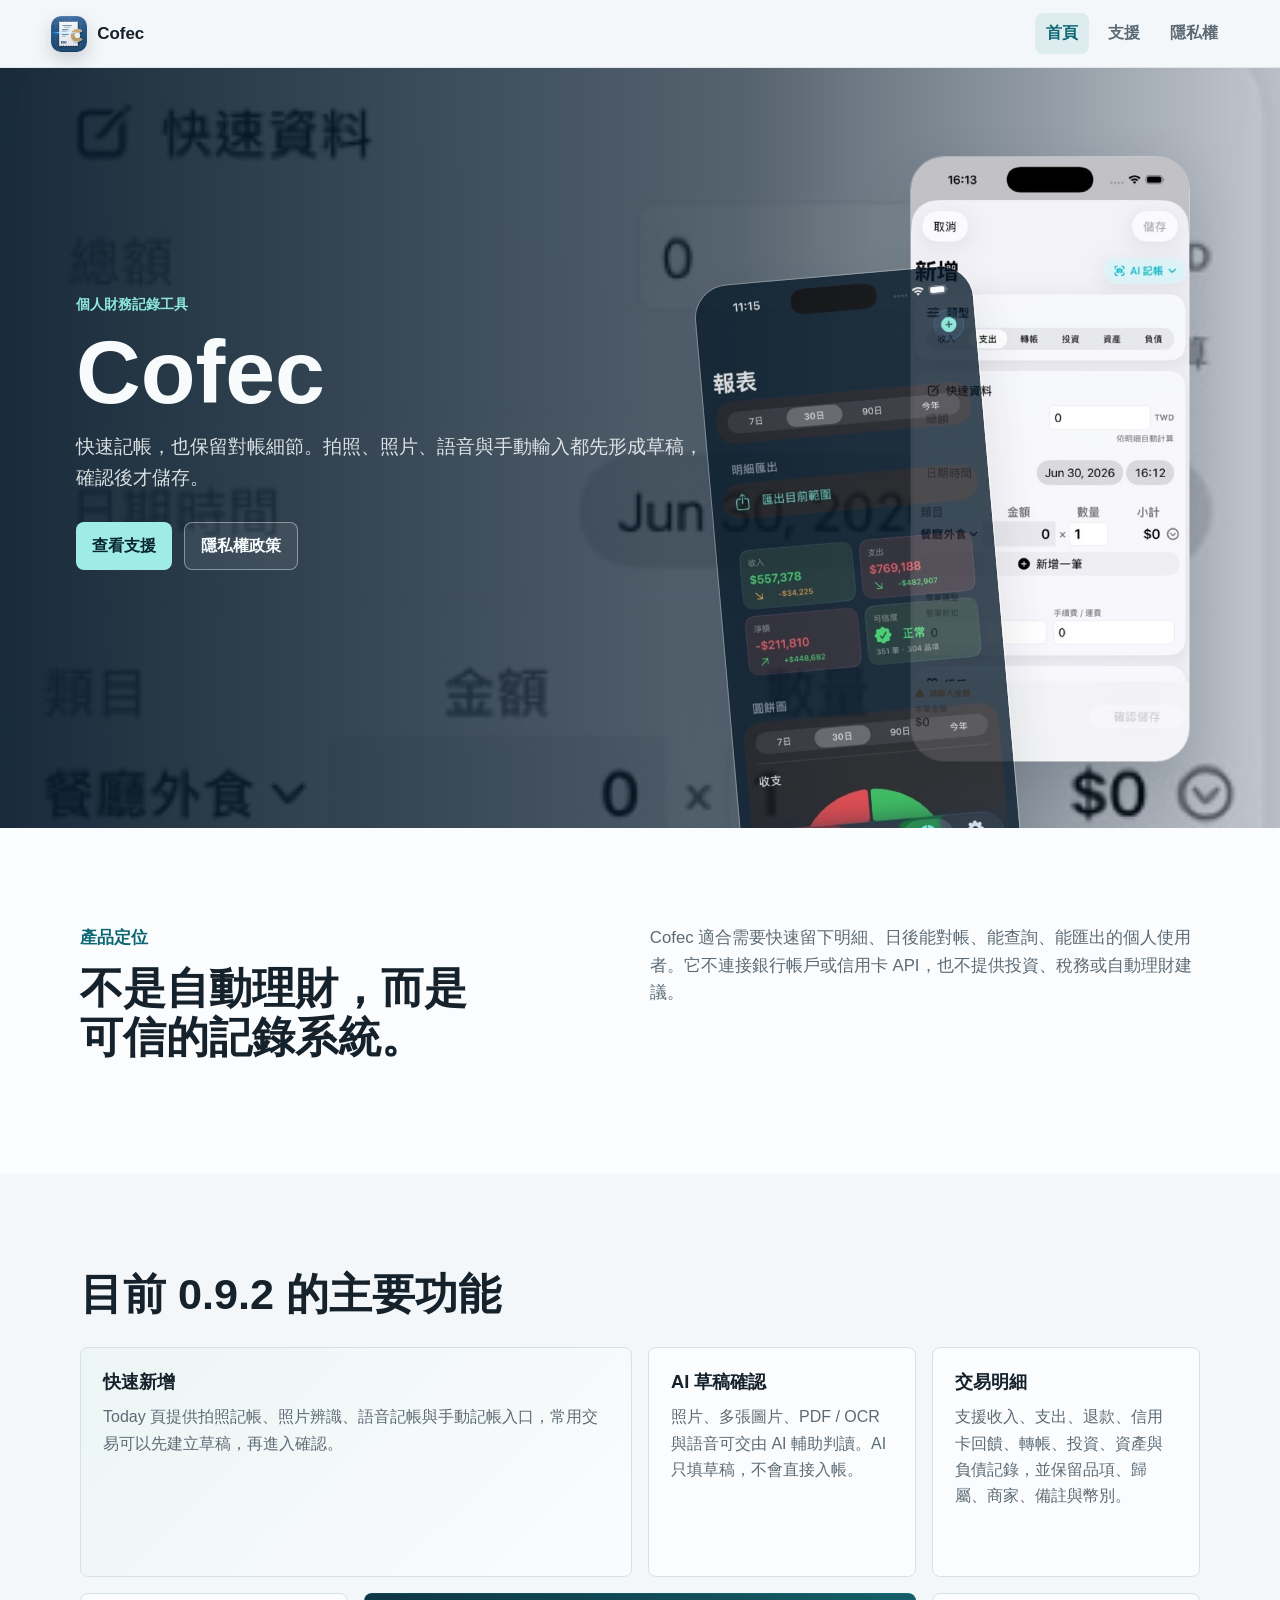
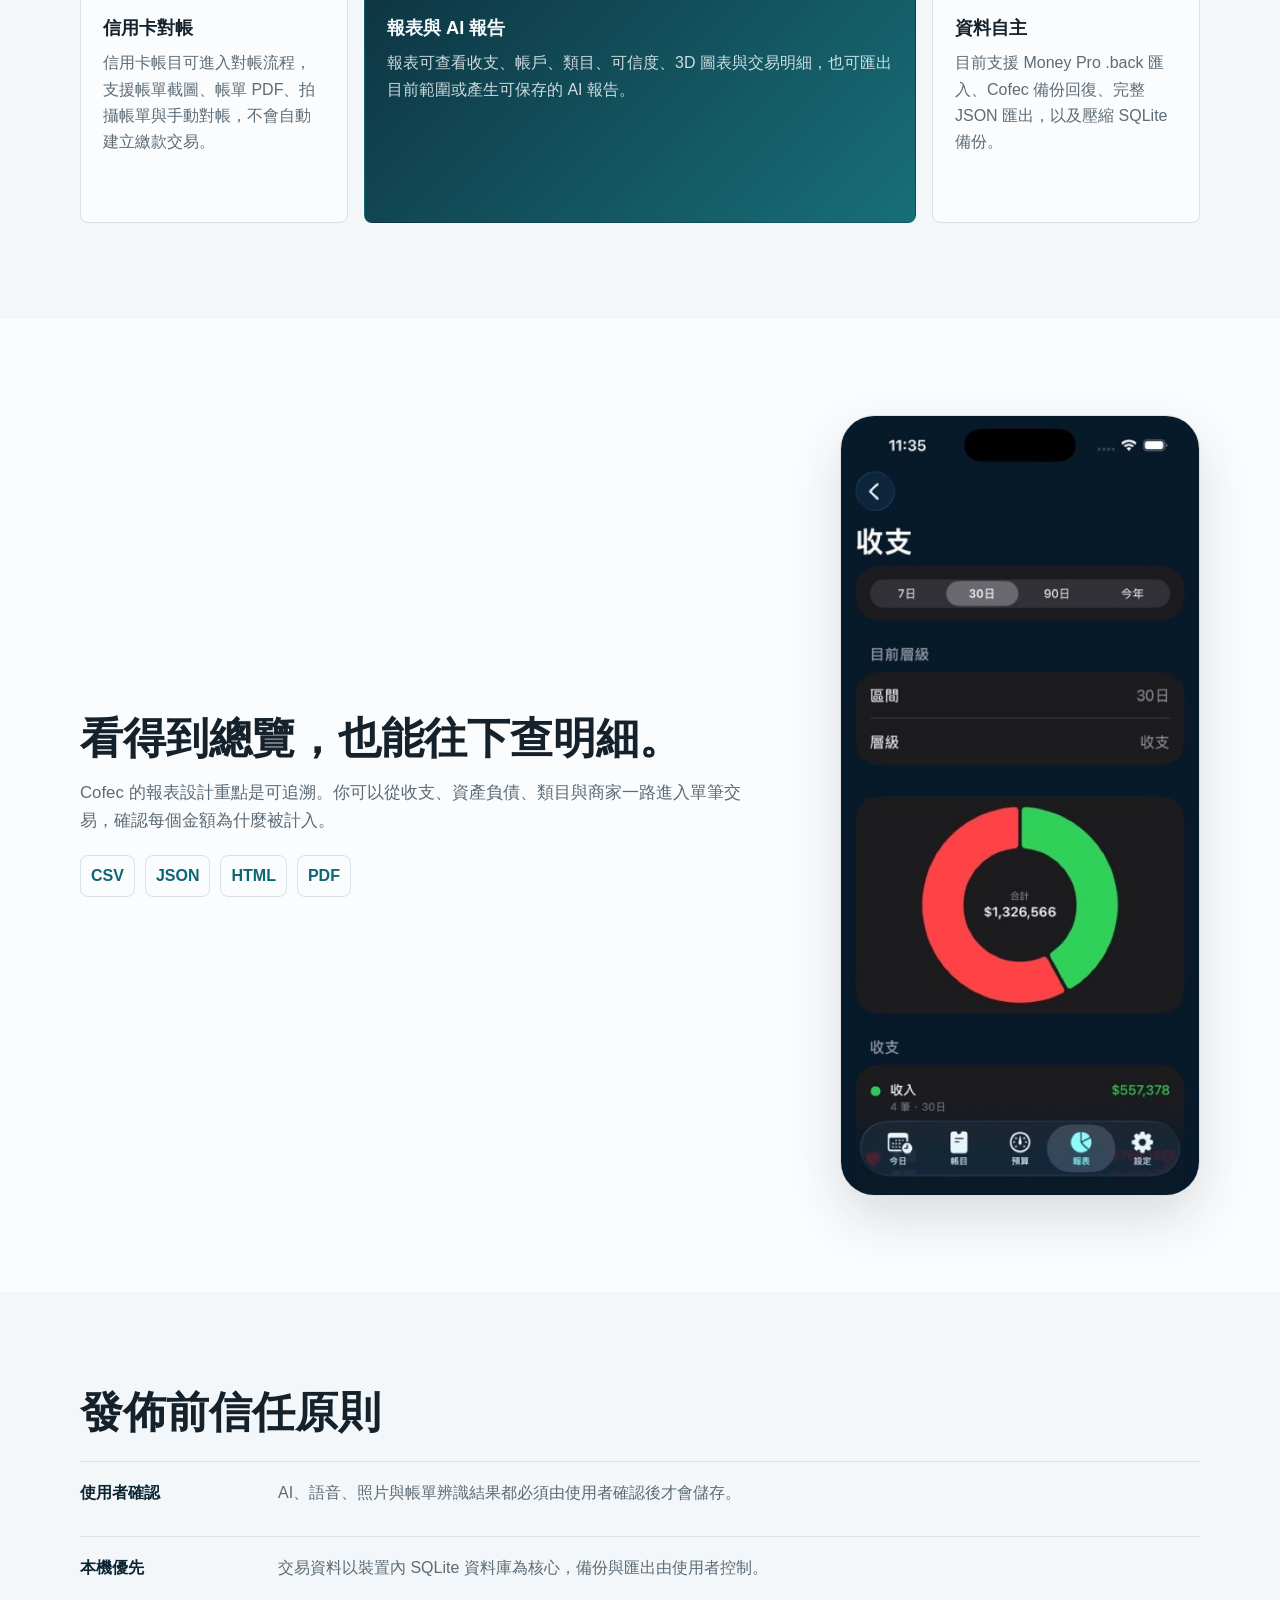
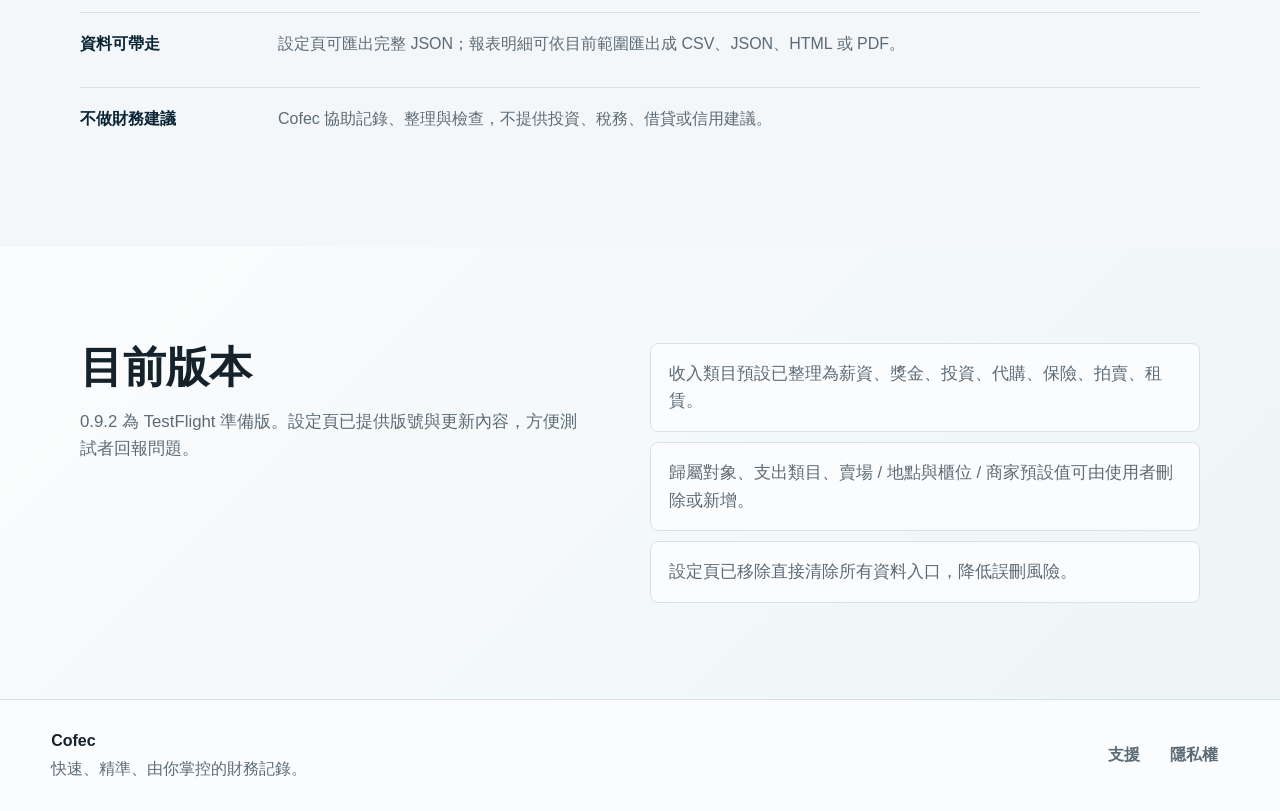
<file: index.html>
<!doctype html>
<html lang="zh-Hant">
<head>
  <meta charset="utf-8">
  <meta name="viewport" content="width=device-width, initial-scale=1">
  <title>Cofec - 快速、精準、可對帳的個人財務記錄</title>
  <meta name="description" content="Cofec 是一款本機優先的個人財務記錄工具，支援拍照記帳、照片辨識、語音記帳、手動記帳、信用卡對帳、報表、備份與資料匯出。">
  <meta name="theme-color" content="#0b2535">
  <meta property="og:title" content="Cofec">
  <meta property="og:description" content="快速記帳，也保留對帳細節。">
  <meta property="og:type" content="website">
  <meta property="og:url" content="https://fox3nova.github.io/Cofec/">
  <meta property="og:image" content="https://fox3nova.github.io/Cofec/assets/images/cofec-icon.png">
  <link rel="canonical" href="https://fox3nova.github.io/Cofec/">
  <link rel="icon" href="assets/images/cofec-icon.png">
  <link rel="stylesheet" href="assets/styles.css">
</head>
<body>
  <header class="site-header">
    <a class="brand" href="index.html" aria-label="Cofec 首頁">
      <img src="assets/images/cofec-icon.png" alt="" width="36" height="36">
      <span>Cofec</span>
    </a>
    <nav class="site-nav" aria-label="主要導覽">
      <a href="index.html" aria-current="page">首頁</a>
      <a href="support.html">支援</a>
      <a href="privacy.html">隱私權</a>
    </nav>
  </header>

  <main>
    <section class="hero marketing-hero">
      <div class="hero-copy">
        <p class="eyebrow">個人財務記錄工具</p>
        <h1>Cofec</h1>
        <p class="hero-detail">快速記帳，也保留對帳細節。拍照、照片、語音與手動輸入都先形成草稿，確認後才儲存。</p>
        <div class="hero-actions" aria-label="主要動作">
          <a class="button primary" href="support.html">查看支援</a>
          <a class="button secondary" href="privacy.html">隱私權政策</a>
        </div>
      </div>
      <div class="hero-visual" aria-hidden="true">
        <img class="phone phone-main" src="assets/images/quick-entry.jpg" alt="">
        <img class="phone phone-back" src="assets/images/reports-overview.jpg" alt="">
      </div>
    </section>

    <section class="band intro-band">
      <div class="section-inner intro-grid">
        <div>
          <p class="eyebrow">產品定位</p>
          <h2>不是自動理財，而是可信的記錄系統。</h2>
        </div>
        <p>
          Cofec 適合需要快速留下明細、日後能對帳、能查詢、能匯出的個人使用者。它不連接銀行帳戶或信用卡 API，也不提供投資、稅務或自動理財建議。
        </p>
      </div>
    </section>

    <section class="section">
      <div class="section-inner">
        <h2>目前 0.9.2 的主要功能</h2>
        <div class="feature-grid feature-grid-asymmetric">
          <article class="feature-card feature-card-large">
            <h3>快速新增</h3>
            <p>Today 頁提供拍照記帳、照片辨識、語音記帳與手動記帳入口，常用交易可以先建立草稿，再進入確認。</p>
          </article>
          <article class="feature-card">
            <h3>AI 草稿確認</h3>
            <p>照片、多張圖片、PDF / OCR 與語音可交由 AI 輔助判讀。AI 只填草稿，不會直接入帳。</p>
          </article>
          <article class="feature-card">
            <h3>交易明細</h3>
            <p>支援收入、支出、退款、信用卡回饋、轉帳、投資、資產與負債記錄，並保留品項、歸屬、商家、備註與幣別。</p>
          </article>
          <article class="feature-card">
            <h3>信用卡對帳</h3>
            <p>信用卡帳目可進入對帳流程，支援帳單截圖、帳單 PDF、拍攝帳單與手動對帳，不會自動建立繳款交易。</p>
          </article>
          <article class="feature-card feature-card-toned">
            <h3>報表與 AI 報告</h3>
            <p>報表可查看收支、帳戶、類目、可信度、3D 圖表與交易明細，也可匯出目前範圍或產生可保存的 AI 報告。</p>
          </article>
          <article class="feature-card">
            <h3>資料自主</h3>
            <p>目前支援 Money Pro .back 匯入、Cofec 備份回復、完整 JSON 匯出，以及壓縮 SQLite 備份。</p>
          </article>
        </div>
      </div>
    </section>

    <section class="band image-band">
      <div class="section-inner split-proof">
        <div>
          <h2>看得到總覽，也能往下查明細。</h2>
          <p>
            Cofec 的報表設計重點是可追溯。你可以從收支、資產負債、類目與商家一路進入單筆交易，確認每個金額為什麼被計入。
          </p>
          <div class="proof-list" aria-label="報表輸出">
            <span>CSV</span>
            <span>JSON</span>
            <span>HTML</span>
            <span>PDF</span>
          </div>
        </div>
        <img class="report-shot" src="assets/images/cashflow-report.jpg" alt="Cofec 收支報表畫面" loading="lazy">
      </div>
    </section>

    <section class="section">
      <div class="section-inner">
        <h2>發佈前信任原則</h2>
        <div class="principle-list">
          <div>
            <strong>使用者確認</strong>
            <span>AI、語音、照片與帳單辨識結果都必須由使用者確認後才會儲存。</span>
          </div>
          <div>
            <strong>本機優先</strong>
            <span>交易資料以裝置內 SQLite 資料庫為核心，備份與匯出由使用者控制。</span>
          </div>
          <div>
            <strong>資料可帶走</strong>
            <span>設定頁可匯出完整 JSON；報表明細可依目前範圍匯出成 CSV、JSON、HTML 或 PDF。</span>
          </div>
          <div>
            <strong>不做財務建議</strong>
            <span>Cofec 協助記錄、整理與檢查，不提供投資、稅務、借貸或信用建議。</span>
          </div>
        </div>
      </div>
    </section>

    <section class="band release-band">
      <div class="section-inner release-grid">
        <div>
          <h2>目前版本</h2>
          <p>0.9.2 為 TestFlight 準備版。設定頁已提供版號與更新內容，方便測試者回報問題。</p>
        </div>
        <div class="release-notes">
          <p>收入類目預設已整理為薪資、獎金、投資、代購、保險、拍賣、租賃。</p>
          <p>歸屬對象、支出類目、賣場 / 地點與櫃位 / 商家預設值可由使用者刪除或新增。</p>
          <p>設定頁已移除直接清除所有資料入口，降低誤刪風險。</p>
        </div>
      </div>
    </section>
  </main>

  <footer class="site-footer">
    <div>
      <strong>Cofec</strong>
      <span>快速、精準、由你掌控的財務記錄。</span>
    </div>
    <nav aria-label="頁尾導覽">
      <a href="support.html">支援</a>
      <a href="privacy.html">隱私權</a>
    </nav>
  </footer>
</body>
</html>
</file>
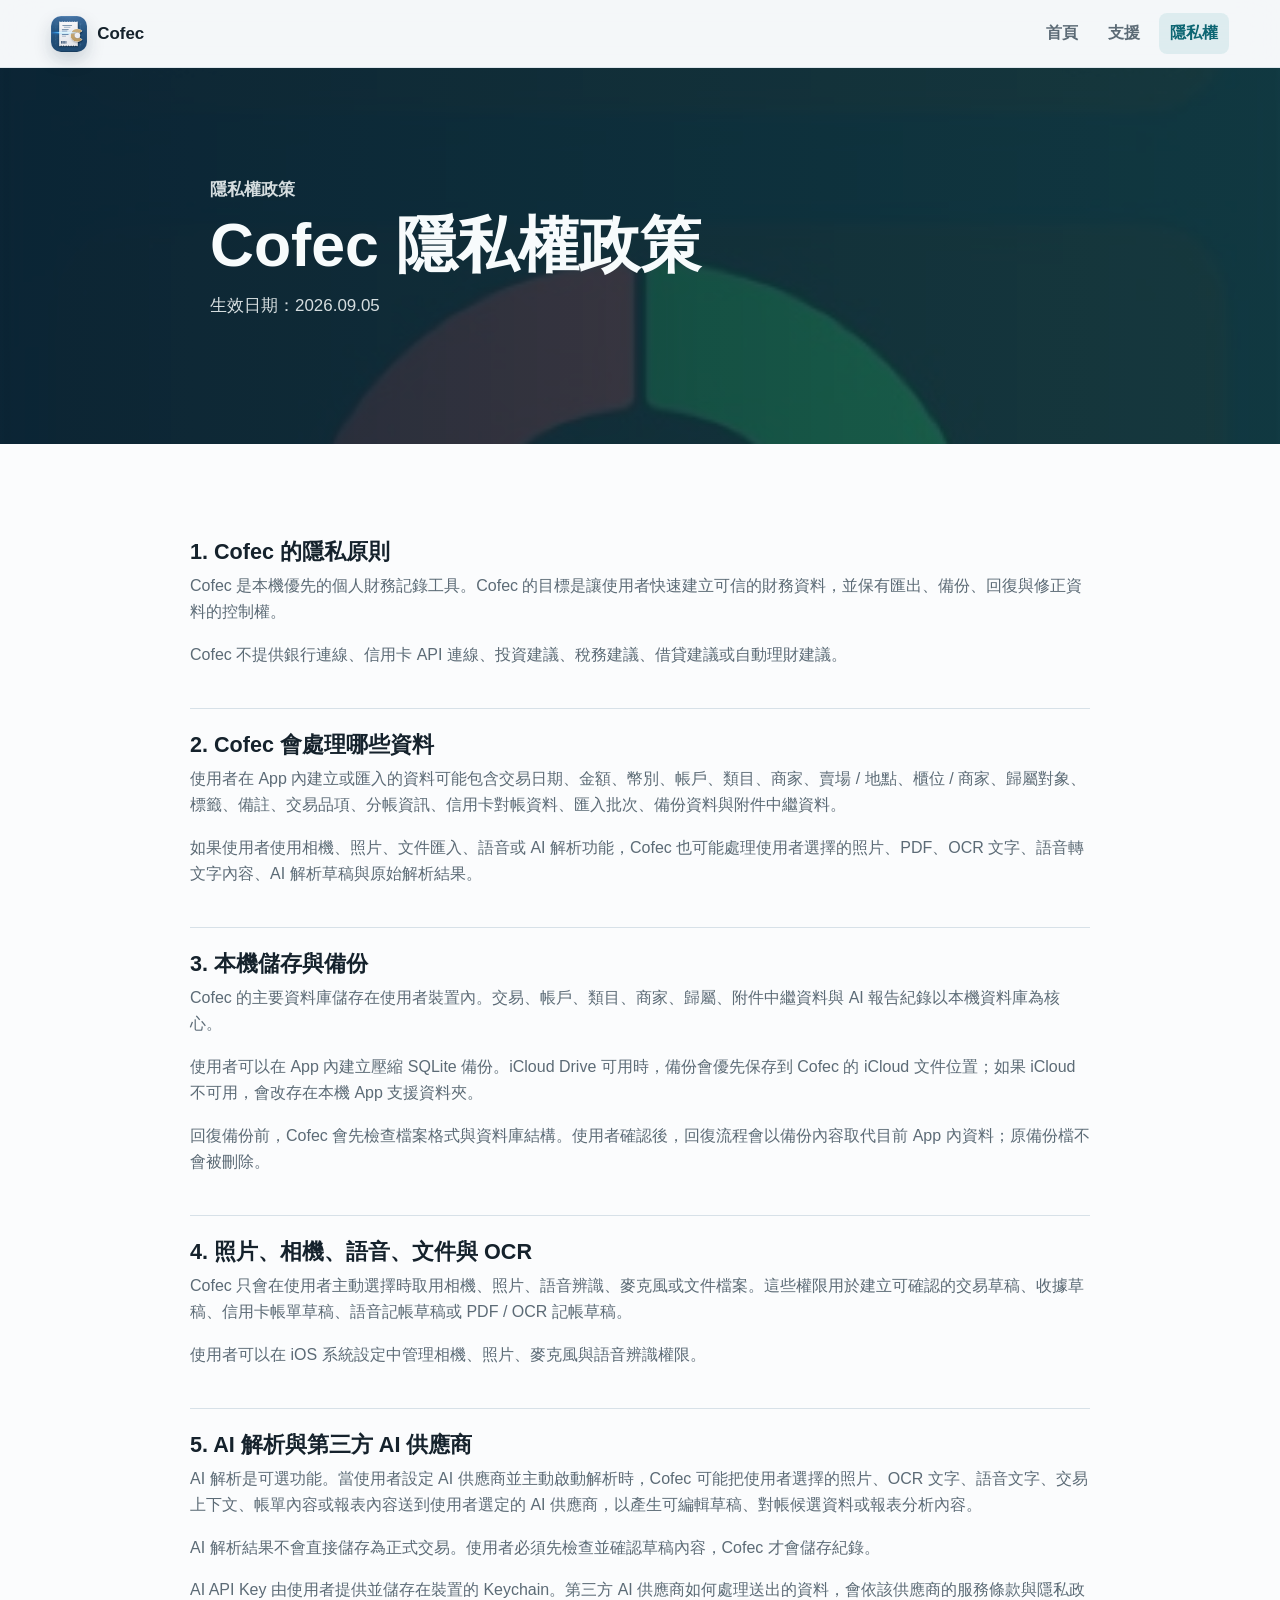
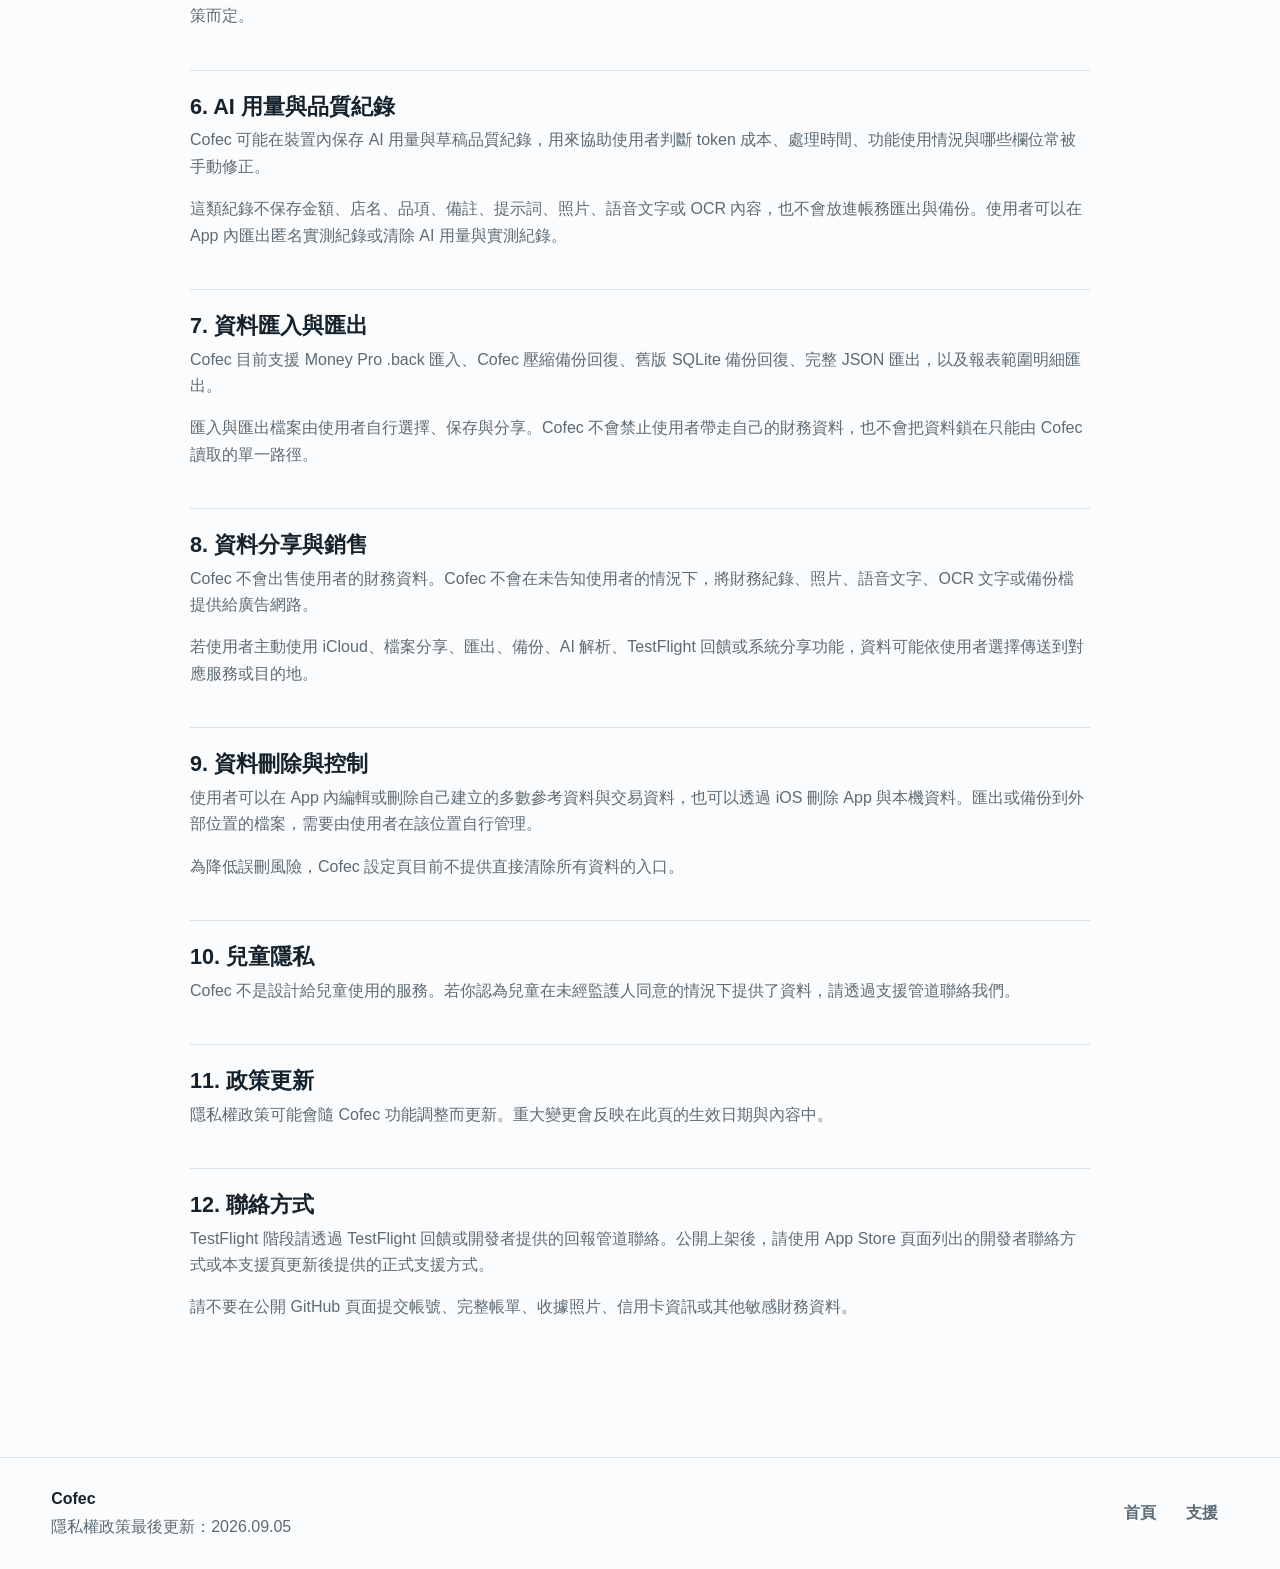
<file: privacy.html>
<!doctype html>
<html lang="zh-Hant">
<head>
  <meta charset="utf-8">
  <meta name="viewport" content="width=device-width, initial-scale=1">
  <title>Cofec 隱私權政策</title>
  <meta name="description" content="Cofec 隱私權政策，說明本機資料、AI 解析、照片、語音、帳單辨識、備份、匯出與使用者控制。">
  <meta name="theme-color" content="#0b2535">
  <link rel="canonical" href="https://fox3nova.github.io/Cofec/privacy.html">
  <link rel="icon" href="assets/images/cofec-icon.png">
  <link rel="stylesheet" href="assets/styles.css">
</head>
<body>
  <header class="site-header">
    <a class="brand" href="index.html" aria-label="Cofec 首頁">
      <img src="assets/images/cofec-icon.png" alt="" width="36" height="36">
      <span>Cofec</span>
    </a>
    <nav class="site-nav" aria-label="主要導覽">
      <a href="index.html">首頁</a>
      <a href="support.html">支援</a>
      <a href="privacy.html" aria-current="page">隱私權</a>
    </nav>
  </header>

  <main>
    <section class="page-hero privacy-hero">
      <div class="section-inner page-hero-inner">
        <p class="eyebrow">隱私權政策</p>
        <h1>Cofec 隱私權政策</h1>
        <p>生效日期：2026.09.05</p>
      </div>
    </section>

    <section class="section legal-section">
      <div class="section-inner legal-copy">
        <article>
          <h2>1. Cofec 的隱私原則</h2>
          <p>Cofec 是本機優先的個人財務記錄工具。Cofec 的目標是讓使用者快速建立可信的財務資料，並保有匯出、備份、回復與修正資料的控制權。</p>
          <p>Cofec 不提供銀行連線、信用卡 API 連線、投資建議、稅務建議、借貸建議或自動理財建議。</p>
        </article>

        <article>
          <h2>2. Cofec 會處理哪些資料</h2>
          <p>使用者在 App 內建立或匯入的資料可能包含交易日期、金額、幣別、帳戶、類目、商家、賣場 / 地點、櫃位 / 商家、歸屬對象、標籤、備註、交易品項、分帳資訊、信用卡對帳資料、匯入批次、備份資料與附件中繼資料。</p>
          <p>如果使用者使用相機、照片、文件匯入、語音或 AI 解析功能，Cofec 也可能處理使用者選擇的照片、PDF、OCR 文字、語音轉文字內容、AI 解析草稿與原始解析結果。</p>
        </article>

        <article>
          <h2>3. 本機儲存與備份</h2>
          <p>Cofec 的主要資料庫儲存在使用者裝置內。交易、帳戶、類目、商家、歸屬、附件中繼資料與 AI 報告紀錄以本機資料庫為核心。</p>
          <p>使用者可以在 App 內建立壓縮 SQLite 備份。iCloud Drive 可用時，備份會優先保存到 Cofec 的 iCloud 文件位置；如果 iCloud 不可用，會改存在本機 App 支援資料夾。</p>
          <p>回復備份前，Cofec 會先檢查檔案格式與資料庫結構。使用者確認後，回復流程會以備份內容取代目前 App 內資料；原備份檔不會被刪除。</p>
        </article>

        <article>
          <h2>4. 照片、相機、語音、文件與 OCR</h2>
          <p>Cofec 只會在使用者主動選擇時取用相機、照片、語音辨識、麥克風或文件檔案。這些權限用於建立可確認的交易草稿、收據草稿、信用卡帳單草稿、語音記帳草稿或 PDF / OCR 記帳草稿。</p>
          <p>使用者可以在 iOS 系統設定中管理相機、照片、麥克風與語音辨識權限。</p>
        </article>

        <article>
          <h2>5. AI 解析與第三方 AI 供應商</h2>
          <p>AI 解析是可選功能。當使用者設定 AI 供應商並主動啟動解析時，Cofec 可能把使用者選擇的照片、OCR 文字、語音文字、交易上下文、帳單內容或報表內容送到使用者選定的 AI 供應商，以產生可編輯草稿、對帳候選資料或報表分析內容。</p>
          <p>AI 解析結果不會直接儲存為正式交易。使用者必須先檢查並確認草稿內容，Cofec 才會儲存紀錄。</p>
          <p>AI API Key 由使用者提供並儲存在裝置的 Keychain。第三方 AI 供應商如何處理送出的資料，會依該供應商的服務條款與隱私政策而定。</p>
        </article>

        <article>
          <h2>6. AI 用量與品質紀錄</h2>
          <p>Cofec 可能在裝置內保存 AI 用量與草稿品質紀錄，用來協助使用者判斷 token 成本、處理時間、功能使用情況與哪些欄位常被手動修正。</p>
          <p>這類紀錄不保存金額、店名、品項、備註、提示詞、照片、語音文字或 OCR 內容，也不會放進帳務匯出與備份。使用者可以在 App 內匯出匿名實測紀錄或清除 AI 用量與實測紀錄。</p>
        </article>

        <article>
          <h2>7. 資料匯入與匯出</h2>
          <p>Cofec 目前支援 Money Pro .back 匯入、Cofec 壓縮備份回復、舊版 SQLite 備份回復、完整 JSON 匯出，以及報表範圍明細匯出。</p>
          <p>匯入與匯出檔案由使用者自行選擇、保存與分享。Cofec 不會禁止使用者帶走自己的財務資料，也不會把資料鎖在只能由 Cofec 讀取的單一路徑。</p>
        </article>

        <article>
          <h2>8. 資料分享與銷售</h2>
          <p>Cofec 不會出售使用者的財務資料。Cofec 不會在未告知使用者的情況下，將財務紀錄、照片、語音文字、OCR 文字或備份檔提供給廣告網路。</p>
          <p>若使用者主動使用 iCloud、檔案分享、匯出、備份、AI 解析、TestFlight 回饋或系統分享功能，資料可能依使用者選擇傳送到對應服務或目的地。</p>
        </article>

        <article>
          <h2>9. 資料刪除與控制</h2>
          <p>使用者可以在 App 內編輯或刪除自己建立的多數參考資料與交易資料，也可以透過 iOS 刪除 App 與本機資料。匯出或備份到外部位置的檔案，需要由使用者在該位置自行管理。</p>
          <p>為降低誤刪風險，Cofec 設定頁目前不提供直接清除所有資料的入口。</p>
        </article>

        <article>
          <h2>10. 兒童隱私</h2>
          <p>Cofec 不是設計給兒童使用的服務。若你認為兒童在未經監護人同意的情況下提供了資料，請透過支援管道聯絡我們。</p>
        </article>

        <article>
          <h2>11. 政策更新</h2>
          <p>隱私權政策可能會隨 Cofec 功能調整而更新。重大變更會反映在此頁的生效日期與內容中。</p>
        </article>

        <article>
          <h2>12. 聯絡方式</h2>
          <p>TestFlight 階段請透過 TestFlight 回饋或開發者提供的回報管道聯絡。公開上架後，請使用 App Store 頁面列出的開發者聯絡方式或本支援頁更新後提供的正式支援方式。</p>
          <p>請不要在公開 GitHub 頁面提交帳號、完整帳單、收據照片、信用卡資訊或其他敏感財務資料。</p>
        </article>
      </div>
    </section>
  </main>

  <footer class="site-footer">
    <div>
      <strong>Cofec</strong>
      <span>隱私權政策最後更新：2026.09.05</span>
    </div>
    <nav aria-label="頁尾導覽">
      <a href="index.html">首頁</a>
      <a href="support.html">支援</a>
    </nav>
  </footer>
</body>
</html>
</file>
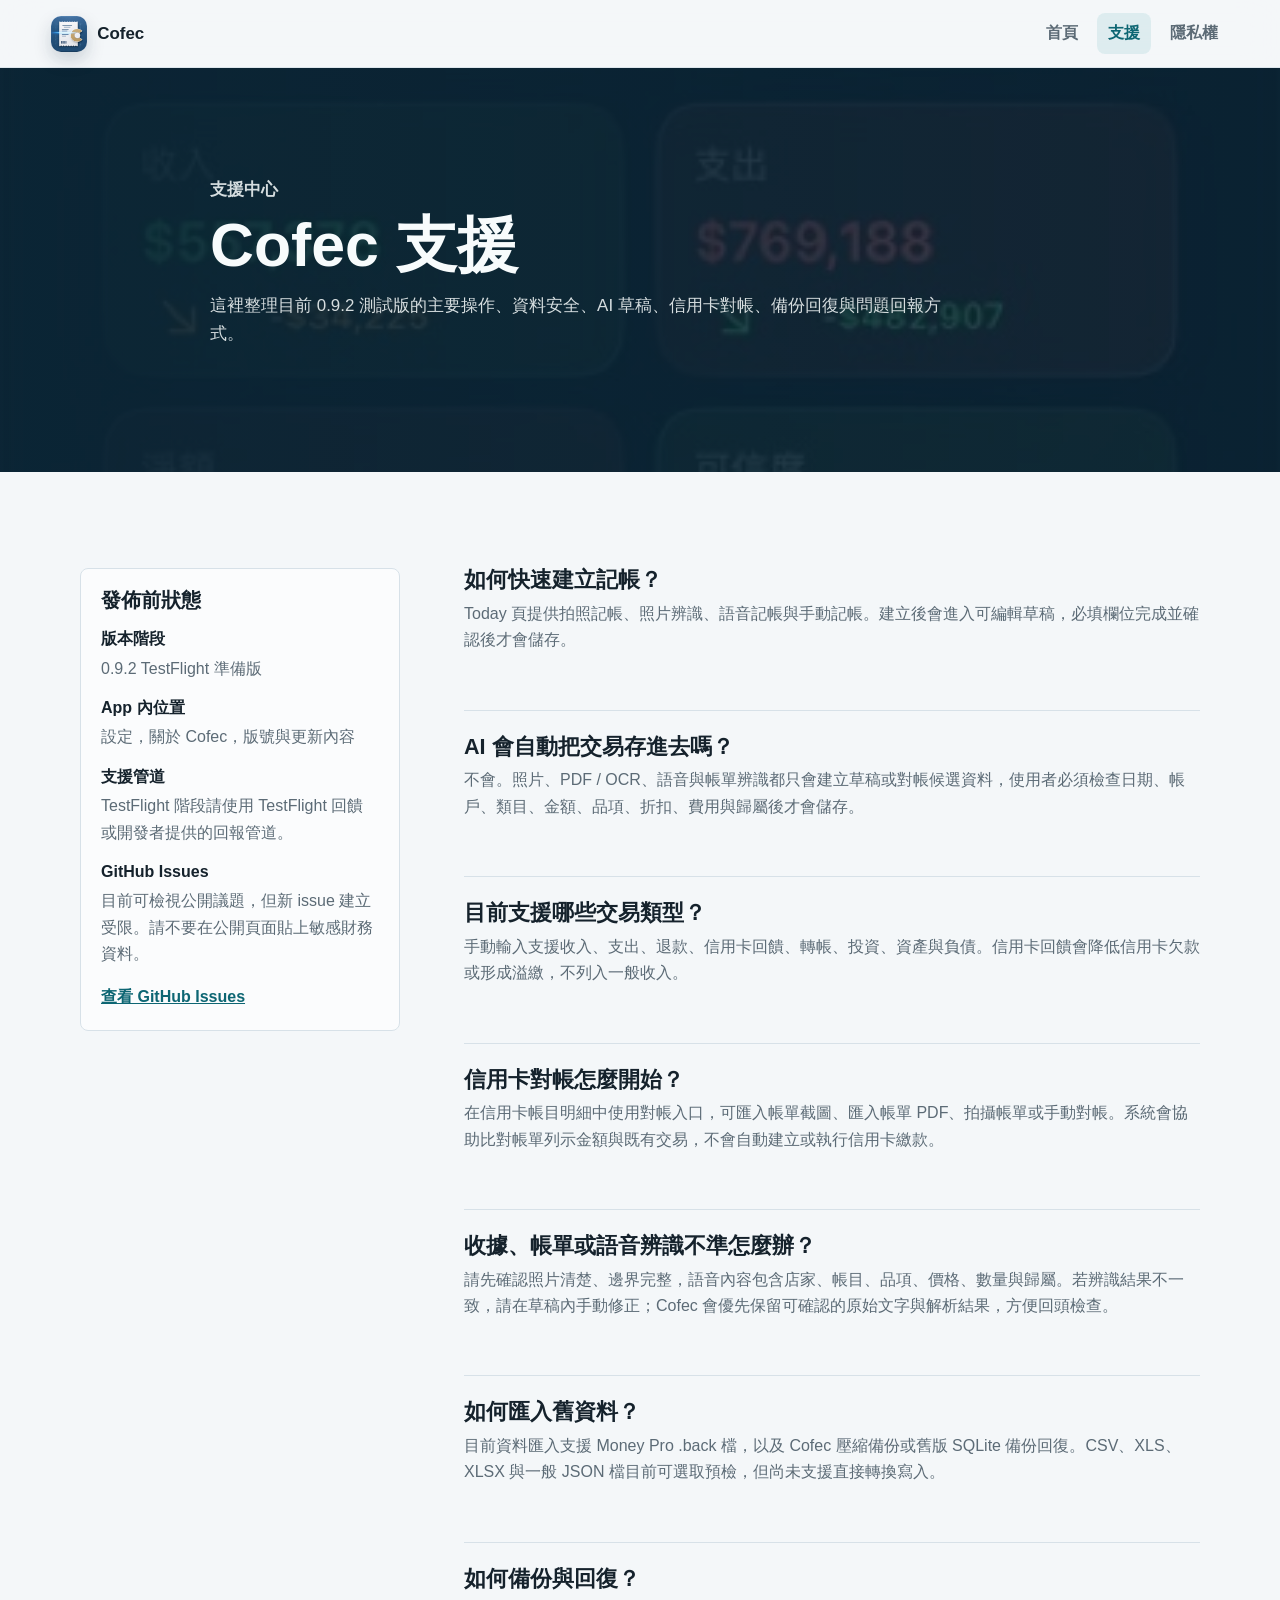
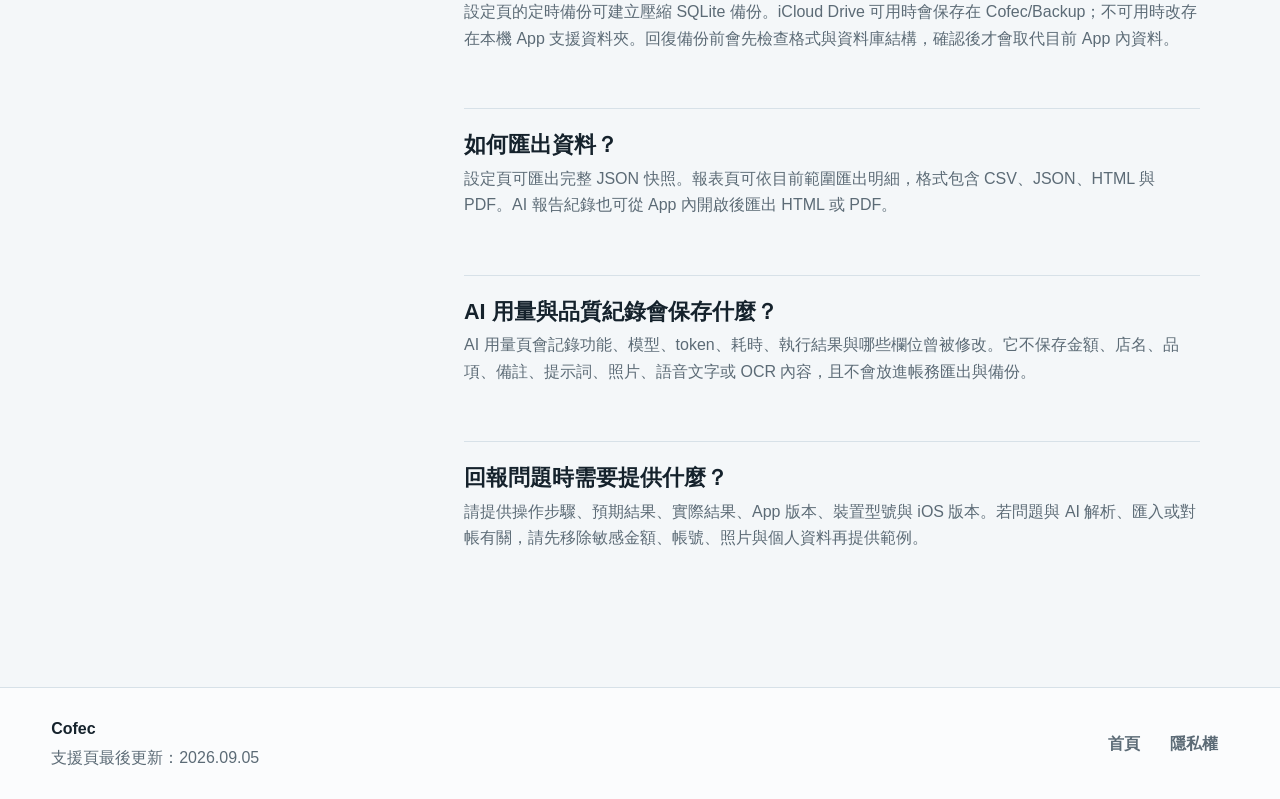
<file: PublicSite/support.html>
<!doctype html>
<html lang="zh-Hant">
<head>
  <meta charset="utf-8">
  <meta name="viewport" content="width=device-width, initial-scale=1">
  <title>Cofec 支援</title>
  <meta name="description" content="Cofec 支援資訊，包含快速記帳、AI 草稿、信用卡對帳、匯入匯出、備份回復與問題回報。">
  <meta name="theme-color" content="#0b2535">
  <link rel="canonical" href="https://fox3nova.github.io/Cofec/support.html">
  <link rel="icon" href="assets/images/cofec-icon.png">
  <link rel="stylesheet" href="assets/styles.css">
</head>
<body>
  <header class="site-header">
    <a class="brand" href="index.html" aria-label="Cofec 首頁">
      <img src="assets/images/cofec-icon.png" alt="" width="36" height="36">
      <span>Cofec</span>
    </a>
    <nav class="site-nav" aria-label="主要導覽">
      <a href="index.html">首頁</a>
      <a href="support.html" aria-current="page">支援</a>
      <a href="privacy.html">隱私權</a>
    </nav>
  </header>

  <main>
    <section class="page-hero support-hero">
      <div class="section-inner page-hero-inner">
        <p class="eyebrow">支援中心</p>
        <h1>Cofec 支援</h1>
        <p>
          這裡整理目前 0.9.2 測試版的主要操作、資料安全、AI 草稿、信用卡對帳、備份回復與問題回報方式。
        </p>
      </div>
    </section>

    <section class="section">
      <div class="section-inner support-layout">
        <aside class="support-summary" aria-label="支援狀態">
          <h2>發佈前狀態</h2>
          <dl class="status-list">
            <div>
              <dt>版本階段</dt>
              <dd>0.9.2 TestFlight 準備版</dd>
            </div>
            <div>
              <dt>App 內位置</dt>
              <dd>設定，關於 Cofec，版號與更新內容</dd>
            </div>
            <div>
              <dt>支援管道</dt>
              <dd>TestFlight 階段請使用 TestFlight 回饋或開發者提供的回報管道。</dd>
            </div>
            <div>
              <dt>GitHub Issues</dt>
              <dd>目前可檢視公開議題，但新 issue 建立受限。請不要在公開頁面貼上敏感財務資料。</dd>
            </div>
          </dl>
          <a class="text-link" href="https://github.com/fox3nova/Cofec/issues">查看 GitHub Issues</a>
        </aside>

        <div class="faq-list">
          <article>
            <h2>如何快速建立記帳？</h2>
            <p>Today 頁提供拍照記帳、照片辨識、語音記帳與手動記帳。建立後會進入可編輯草稿，必填欄位完成並確認後才會儲存。</p>
          </article>

          <article>
            <h2>AI 會自動把交易存進去嗎？</h2>
            <p>不會。照片、PDF / OCR、語音與帳單辨識都只會建立草稿或對帳候選資料，使用者必須檢查日期、帳戶、類目、金額、品項、折扣、費用與歸屬後才會儲存。</p>
          </article>

          <article>
            <h2>目前支援哪些交易類型？</h2>
            <p>手動輸入支援收入、支出、退款、信用卡回饋、轉帳、投資、資產與負債。信用卡回饋會降低信用卡欠款或形成溢繳，不列入一般收入。</p>
          </article>

          <article>
            <h2>信用卡對帳怎麼開始？</h2>
            <p>在信用卡帳目明細中使用對帳入口，可匯入帳單截圖、匯入帳單 PDF、拍攝帳單或手動對帳。系統會協助比對帳單列示金額與既有交易，不會自動建立或執行信用卡繳款。</p>
          </article>

          <article>
            <h2>收據、帳單或語音辨識不準怎麼辦？</h2>
            <p>請先確認照片清楚、邊界完整，語音內容包含店家、帳目、品項、價格、數量與歸屬。若辨識結果不一致，請在草稿內手動修正；Cofec 會優先保留可確認的原始文字與解析結果，方便回頭檢查。</p>
          </article>

          <article>
            <h2>如何匯入舊資料？</h2>
            <p>目前資料匯入支援 Money Pro .back 檔，以及 Cofec 壓縮備份或舊版 SQLite 備份回復。CSV、XLS、XLSX 與一般 JSON 檔目前可選取預檢，但尚未支援直接轉換寫入。</p>
          </article>

          <article>
            <h2>如何備份與回復？</h2>
            <p>設定頁的定時備份可建立壓縮 SQLite 備份。iCloud Drive 可用時會保存在 Cofec/Backup；不可用時改存在本機 App 支援資料夾。回復備份前會先檢查格式與資料庫結構，確認後才會取代目前 App 內資料。</p>
          </article>

          <article>
            <h2>如何匯出資料？</h2>
            <p>設定頁可匯出完整 JSON 快照。報表頁可依目前範圍匯出明細，格式包含 CSV、JSON、HTML 與 PDF。AI 報告紀錄也可從 App 內開啟後匯出 HTML 或 PDF。</p>
          </article>

          <article>
            <h2>AI 用量與品質紀錄會保存什麼？</h2>
            <p>AI 用量頁會記錄功能、模型、token、耗時、執行結果與哪些欄位曾被修改。它不保存金額、店名、品項、備註、提示詞、照片、語音文字或 OCR 內容，且不會放進帳務匯出與備份。</p>
          </article>

          <article>
            <h2>回報問題時需要提供什麼？</h2>
            <p>請提供操作步驟、預期結果、實際結果、App 版本、裝置型號與 iOS 版本。若問題與 AI 解析、匯入或對帳有關，請先移除敏感金額、帳號、照片與個人資料再提供範例。</p>
          </article>
        </div>
      </div>
    </section>
  </main>

  <footer class="site-footer">
    <div>
      <strong>Cofec</strong>
      <span>支援頁最後更新：2026.09.05</span>
    </div>
    <nav aria-label="頁尾導覽">
      <a href="index.html">首頁</a>
      <a href="privacy.html">隱私權</a>
    </nav>
  </footer>
</body>
</html>
</file>
<file: assets/styles.css>
:root {
  color-scheme: light dark;
  --ink: #15222c;
  --muted: #5c6b76;
  --paper: #f4f7f9;
  --surface: #fbfcfd;
  --surface-soft: #edf5f5;
  --line: #d7e1e8;
  --accent: #1b8f9c;
  --accent-strong: #0d6673;
  --navy: #0b2535;
  --hero-text: #f7fbfc;
  --hero-muted: rgba(247, 251, 252, 0.86);
  --shadow: 0 22px 54px rgba(20, 38, 56, 0.15);
}

* {
  box-sizing: border-box;
}

html {
  scroll-behavior: smooth;
}

body {
  margin: 0;
  font-family: -apple-system, BlinkMacSystemFont, "SF Pro Text", "Noto Sans TC", "PingFang TC", "Segoe UI", sans-serif;
  color: var(--ink);
  background: var(--paper);
  line-height: 1.65;
  letter-spacing: 0;
}

a {
  color: inherit;
}

h1,
h2,
h3,
p,
dl {
  margin-top: 0;
}

h1 {
  margin-bottom: 16px;
  font-size: clamp(3.4rem, 8vw, 5.6rem);
  line-height: 0.98;
  font-weight: 900;
  text-wrap: balance;
}

h2 {
  margin-bottom: 16px;
  font-size: clamp(2rem, 4vw, 2.7rem);
  line-height: 1.14;
  font-weight: 870;
  text-wrap: balance;
}

h3 {
  margin-bottom: 10px;
  font-size: 1.14rem;
  line-height: 1.3;
}

p {
  color: var(--muted);
}

.site-header {
  position: sticky;
  top: 0;
  z-index: 20;
  display: flex;
  align-items: center;
  justify-content: space-between;
  gap: 18px;
  min-height: 68px;
  padding: 12px clamp(18px, 4vw, 56px);
  border-bottom: 1px solid color-mix(in srgb, var(--line) 78%, transparent);
  background: color-mix(in srgb, var(--paper) 90%, transparent);
  backdrop-filter: blur(18px);
  -webkit-backdrop-filter: blur(18px);
}

.brand {
  display: inline-flex;
  align-items: center;
  gap: 10px;
  min-width: 0;
  color: var(--ink);
  text-decoration: none;
  font-weight: 850;
  font-size: 1.06rem;
}

.brand img {
  border-radius: 10px;
  box-shadow: 0 8px 18px rgba(12, 34, 58, 0.18);
}

.site-nav,
.site-footer nav {
  display: flex;
  align-items: center;
  gap: 8px;
  flex-wrap: nowrap;
}

.site-nav a,
.site-footer a {
  min-height: 36px;
  padding: 7px 11px;
  border-radius: 8px;
  color: var(--muted);
  text-decoration: none;
  font-weight: 760;
  white-space: nowrap;
}

.site-nav a:hover,
.site-nav a[aria-current="page"],
.site-footer a:hover {
  color: var(--accent-strong);
  background: color-mix(in srgb, var(--accent) 10%, transparent);
}

.hero {
  position: relative;
  display: grid;
  min-height: min(760px, calc(100dvh - 68px));
  padding: clamp(48px, 8vw, 88px) clamp(20px, 6vw, 76px);
  overflow: hidden;
  isolation: isolate;
}

.marketing-hero {
  align-items: center;
  color: var(--hero-text);
  background:
    linear-gradient(90deg, rgba(8, 28, 44, 0.93), rgba(8, 28, 44, 0.68) 58%, rgba(8, 28, 44, 0.22)),
    url("images/quick-entry.jpg");
  background-size: cover;
  background-position: center;
}

.hero-copy {
  position: relative;
  z-index: 2;
  width: min(690px, 100%);
  padding-bottom: 32px;
}

.eyebrow {
  margin: 0 0 12px;
  color: var(--accent-strong);
  font-size: 0.86rem;
  font-weight: 850;
  text-transform: uppercase;
}

.marketing-hero .eyebrow {
  color: #8ce8de;
}

.hero-detail {
  width: min(630px, 100%);
  margin-bottom: 28px;
  color: var(--hero-muted);
  font-size: clamp(1.02rem, 2vw, 1.16rem);
}

.hero-actions {
  display: flex;
  gap: 12px;
  flex-wrap: wrap;
}

.button {
  display: inline-flex;
  align-items: center;
  justify-content: center;
  min-height: 44px;
  padding: 10px 16px;
  border-radius: 8px;
  text-decoration: none;
  font-weight: 830;
  white-space: nowrap;
  transition: color 180ms ease, background-color 180ms ease, border-color 180ms ease, transform 180ms ease;
}

.button:hover {
  transform: translateY(-1px);
}

.button:active {
  transform: translateY(1px);
}

.button.primary {
  color: #082631;
  background: #9eece3;
}

.button.secondary {
  color: var(--hero-text);
  border: 1px solid rgba(247, 251, 252, 0.42);
  background: rgba(247, 251, 252, 0.08);
}

.hero-visual {
  position: absolute;
  inset: 0;
  z-index: 1;
  pointer-events: none;
}

.phone {
  position: absolute;
  width: min(31vw, 280px);
  max-height: 72vh;
  object-fit: cover;
  border: 1px solid rgba(247, 251, 252, 0.34);
  border-radius: 34px;
  box-shadow: var(--shadow);
}

.phone-main {
  right: clamp(28px, 7vw, 112px);
  top: 88px;
}

.phone-back {
  right: clamp(172px, 22vw, 360px);
  bottom: -52px;
  opacity: 0.78;
  transform: rotate(-5deg);
}

.section,
.band {
  padding: clamp(54px, 8vw, 96px) clamp(20px, 6vw, 76px);
}

.band {
  background: var(--surface);
}

.section-inner {
  width: min(1120px, 100%);
  margin: 0 auto;
}

.intro-grid,
.release-grid {
  display: grid;
  grid-template-columns: minmax(0, 0.95fr) minmax(0, 1.05fr);
  gap: clamp(26px, 6vw, 72px);
  align-items: start;
}

.intro-grid p,
.image-band p,
.release-grid p {
  font-size: 1.05rem;
}

.feature-grid {
  display: grid;
  grid-template-columns: repeat(4, minmax(0, 1fr));
  gap: 16px;
  margin-top: 28px;
}

.feature-card {
  min-height: 230px;
  padding: 22px;
  border: 1px solid var(--line);
  border-radius: 8px;
  background: var(--surface);
}

.feature-card-large {
  grid-column: span 2;
  background: linear-gradient(135deg, var(--surface-soft), var(--surface));
}

.feature-card-toned {
  grid-column: span 2;
  color: var(--hero-text);
  border-color: transparent;
  background: linear-gradient(135deg, #0e3543, #176f78);
}

.feature-card-toned p {
  color: rgba(247, 251, 252, 0.82);
}

.split-proof {
  display: grid;
  grid-template-columns: minmax(0, 1fr) minmax(260px, 360px);
  gap: clamp(28px, 8vw, 88px);
  align-items: center;
}

.report-shot {
  width: min(360px, 100%);
  justify-self: center;
  border: 1px solid rgba(13, 35, 51, 0.12);
  border-radius: 34px;
  box-shadow: var(--shadow);
}

.proof-list {
  display: flex;
  gap: 10px;
  flex-wrap: wrap;
  margin-top: 20px;
}

.proof-list span {
  padding: 7px 10px;
  border: 1px solid var(--line);
  border-radius: 8px;
  color: var(--accent-strong);
  background: var(--surface);
  font-weight: 820;
}

.principle-list {
  display: grid;
  gap: 12px;
  margin-top: 24px;
}

.principle-list div {
  display: grid;
  grid-template-columns: 180px minmax(0, 1fr);
  gap: 18px;
  padding: 18px 0;
  border-top: 1px solid var(--line);
}

.principle-list strong {
  color: var(--navy);
}

.principle-list span {
  color: var(--muted);
}

.release-band {
  background: linear-gradient(135deg, var(--surface), var(--surface-soft));
}

.release-notes {
  display: grid;
  gap: 10px;
}

.release-notes p {
  margin-bottom: 0;
  padding: 16px 18px;
  border: 1px solid var(--line);
  border-radius: 8px;
  background: var(--surface);
}

.page-hero {
  padding: clamp(58px, 9vw, 108px) clamp(20px, 6vw, 76px);
  color: var(--hero-text);
  background: var(--navy);
}

.support-hero {
  background:
    linear-gradient(90deg, rgba(11, 37, 53, 0.94), rgba(11, 37, 53, 0.72)),
    url("images/reports-overview.jpg") center / cover;
}

.privacy-hero {
  background:
    linear-gradient(90deg, rgba(11, 37, 53, 0.94), rgba(20, 68, 74, 0.72)),
    url("images/cashflow-report.jpg") center / cover;
}

.page-hero-inner {
  width: min(860px, 100%);
}

.page-hero h1 {
  font-size: clamp(2.8rem, 6vw, 3.8rem);
}

.page-hero p {
  max-width: 760px;
  color: var(--hero-muted);
  font-size: 1.06rem;
}

.support-layout {
  display: grid;
  grid-template-columns: minmax(230px, 320px) minmax(0, 1fr);
  gap: clamp(24px, 5vw, 64px);
  align-items: start;
}

.support-summary {
  position: sticky;
  top: 92px;
  padding: 20px;
  border: 1px solid var(--line);
  border-radius: 8px;
  background: var(--surface);
}

.support-summary h2 {
  margin-bottom: 14px;
  font-size: 1.25rem;
}

.status-list {
  display: grid;
  gap: 13px;
  margin-bottom: 16px;
}

.status-list div {
  display: grid;
  gap: 3px;
}

.status-list dt {
  color: var(--ink);
  font-weight: 820;
}

.status-list dd {
  margin: 0;
  color: var(--muted);
}

.text-link {
  color: var(--accent-strong);
  font-weight: 820;
}

.faq-list {
  display: grid;
  gap: 16px;
}

.faq-list article,
.legal-copy article {
  padding: 24px 0;
  border-top: 1px solid var(--line);
}

.faq-list article:first-child,
.legal-copy article:first-child {
  padding-top: 0;
  border-top: 0;
}

.faq-list h2,
.legal-copy h2 {
  margin-bottom: 8px;
  font-size: 1.35rem;
}

.legal-section {
  background: var(--surface);
}

.legal-copy {
  width: min(900px, 100%);
}

.site-footer {
  display: flex;
  align-items: center;
  justify-content: space-between;
  gap: 18px;
  padding: 28px clamp(18px, 4vw, 56px);
  border-top: 1px solid var(--line);
  background: var(--surface);
  color: var(--muted);
}

.site-footer div {
  display: grid;
  gap: 2px;
}

.site-footer strong {
  color: var(--ink);
}

@media (prefers-color-scheme: dark) {
  :root {
    --ink: #edf5f7;
    --muted: #a9bac4;
    --paper: #101820;
    --surface: #15222c;
    --surface-soft: #18333a;
    --line: #28424e;
    --accent: #61cfc7;
    --accent-strong: #8ce8de;
    --navy: #101820;
    --shadow: 0 22px 54px rgba(2, 8, 12, 0.34);
  }

  .marketing-hero {
    background:
      linear-gradient(90deg, rgba(8, 22, 29, 0.94), rgba(8, 22, 29, 0.72) 58%, rgba(8, 22, 29, 0.28)),
      url("images/quick-entry.jpg");
    background-size: cover;
    background-position: center;
  }

  .button.primary {
    color: #082631;
    background: #8ce8de;
  }

  .feature-card-toned {
    background: linear-gradient(135deg, #123944, #1d7b82);
  }

  .principle-list strong {
    color: var(--ink);
  }

  .report-shot,
  .phone {
    border-color: rgba(247, 251, 252, 0.18);
  }
}

@media (prefers-reduced-motion: reduce) {
  html {
    scroll-behavior: auto;
  }

  *,
  *::before,
  *::after {
    transition-duration: 0.001ms !important;
    animation-duration: 0.001ms !important;
    animation-iteration-count: 1 !important;
  }
}

@media (max-width: 920px) {
  .hero {
    min-height: auto;
    padding-bottom: 280px;
  }

  .phone {
    width: 190px;
  }

  .phone-main {
    right: 28px;
    top: auto;
    bottom: -16px;
  }

  .phone-back {
    right: 160px;
    bottom: -34px;
  }

  .intro-grid,
  .release-grid,
  .split-proof,
  .support-layout {
    grid-template-columns: 1fr;
  }

  .feature-grid {
    grid-template-columns: repeat(2, minmax(0, 1fr));
  }

  .feature-card-large,
  .feature-card-toned {
    grid-column: auto;
  }

  .support-summary {
    position: static;
  }
}

@media (max-width: 620px) {
  .site-header,
  .site-footer {
    align-items: flex-start;
    flex-direction: column;
  }

  .site-nav {
    width: 100%;
  }

  .site-nav a {
    flex: 1 1 auto;
    text-align: center;
  }

  .hero {
    padding-top: 42px;
    padding-bottom: 230px;
  }

  .feature-grid {
    grid-template-columns: 1fr;
  }

  .feature-card {
    min-height: auto;
  }

  .phone {
    width: 150px;
    border-radius: 24px;
  }

  .phone-main {
    right: 20px;
  }

  .phone-back {
    right: 126px;
  }

  .principle-list div {
    grid-template-columns: 1fr;
    gap: 4px;
  }
}

/* AI billing FAQ: scoped additions preserve the existing public pages. */
[hidden] { display: none !important; }
.pricing-section { background: var(--surface); }
.pricing-section [id] { scroll-margin-top: 100px; }
.pricing-intro { max-width: 760px; font-size: 1.12rem; }
.pricing-date, .pricing-caption { font-size: .9rem; }
.pricing-jumps { display: flex; flex-wrap: wrap; gap: 12px 24px; margin: 24px 0 32px; }
.pricing-jumps a, .pricing-section a { color: var(--accent-strong); text-underline-offset: 3px; }
.pricing-explainer { display: grid; grid-template-columns: repeat(3, minmax(0, 1fr)); gap: 28px; border-block: 1px solid var(--line); padding: 28px 0; margin-bottom: 40px; }
.pricing-explainer p { margin-bottom: 0; }
.pricing-table-wrap { max-width: 100%; overflow-x: auto; margin-bottom: 20px; border: 1px solid var(--line); border-radius: 8px; }
.pricing-table { border-collapse: collapse; width: 100%; min-width: 850px; text-align: left; font-size: .93rem; }
.pricing-table caption { text-align: left; padding: 12px 16px; font-weight: 700; background: var(--surface-soft); }
.pricing-table th, .pricing-table td { padding: 15px 16px; vertical-align: top; border-bottom: 1px solid var(--line); }
.pricing-table thead { background: var(--surface-soft); }
.pricing-table tr:last-child > * { border-bottom: 0; }
.pricing-table tbody th { min-width: 210px; font-weight: 700; }
.pricing-table th span, .pricing-table th code { display: block; font-weight: 400; }
.pricing-table code { font-size: .78rem; overflow-wrap: anywhere; }
.pricing-table td:nth-child(2), .pricing-table td:nth-child(3), .pricing-table td:nth-child(4) { font-variant-numeric: tabular-nums; }
.pricing-table td:last-child { min-width: 265px; color: var(--muted); }
.pricing-note { padding: 20px 24px; border-left: 3px solid var(--accent); background: var(--surface-soft); margin: 28px 0 40px; }
.pricing-note p:last-child { margin-bottom: 0; }
.pricing-note code { overflow-wrap: anywhere; }
.pricing-formula { color: var(--ink); font-weight: 650; }
.cost-calculator { border-block: 1px solid var(--line); padding: 32px 0; margin: 36px 0; }
.cost-fields { display: grid; grid-template-columns: repeat(2, minmax(0, 1fr)); gap: 20px; margin-bottom: 16px; }
.cost-calculator label { display: grid; gap: 6px; font-size: .95rem; font-weight: 650; }
.cost-calculator input, .cost-calculator select { min-width: 0; width: 100%; min-height: 44px; border: 1px solid var(--line); border-radius: 6px; padding: 10px 12px; font: inherit; color: var(--ink); background: var(--paper); }
.cost-calculator small { font-weight: 400; color: var(--muted); }
.cost-calculator .cost-checkbox { display: flex; flex-direction: row; align-items: center; grid-column: 1 / -1; }
.cost-checkbox input { width: 20px; height: 20px; min-height: 20px; }
.cost-scenarios { display: grid; grid-template-columns: repeat(2, minmax(0, 1fr)); gap: 20px; margin: 28px 0; }
.cost-scenario { min-width: 0; margin: 0; border: 1px solid var(--line); padding: 16px 20px 20px; border-radius: 8px; }
.cost-scenario legend { font-weight: 700; padding: 0 6px; }
.scenario-cost { font-size: .92rem; margin: 12px 0; }
.cost-scenario summary { min-height: 44px; padding: 10px 0; cursor: pointer; color: var(--accent-strong); }
.cost-scenario .cost-fields { grid-template-columns: 1fr; }
.cost-multiplier { max-width: 550px; }
.cost-result { margin: 24px 0; padding: 24px; background: var(--surface-soft); border-radius: 8px; }
#cost-total { font-size: clamp(1.2rem, 3vw, 1.7rem); color: var(--ink); font-weight: 750; font-variant-numeric: tabular-nums; }
#cost-detail { font-size: .92rem; }
.cost-result p:last-child { margin-bottom: 0; }
.cost-reset { padding: 10px 16px; min-height: 44px; font: inherit; color: var(--ink); background: var(--paper); border: 1px solid var(--line); border-radius: 6px; cursor: pointer; }
.billing-faq details { border-bottom: 1px solid var(--line); padding: 16px 0; }
.billing-faq summary { font-weight: 700; cursor: pointer; min-height: 44px; padding: 8px 0; }
.billing-faq details p { margin: 8px 0; }
.pricing-section :focus-visible { outline: 3px solid var(--accent); outline-offset: 3px; }
@media (max-width: 700px) {
  .pricing-explainer, .cost-fields, .cost-scenarios { grid-template-columns: 1fr; }
  .pricing-explainer { gap: 24px; }
  .cost-result, .pricing-note { padding: 18px; }
  .pricing-section [id] { scroll-margin-top: 140px; }
}

/* Provider catalogs stay collapsed until expanded or searched. */
.catalog-controls label { display: grid; gap: 6px; font-weight: 650; }
.catalog-controls input, .catalog-controls select { min-width: 0; width: 100%; min-height: 44px; border: 1px solid var(--line); border-radius: 6px; padding: 10px 12px; font: inherit; color: var(--ink); background: var(--paper); }
.catalog-provider { border-top: 1px solid var(--line); padding: 4px 0; }
.catalog-provider > summary { padding: 17px 4px; font-size: 1.05rem; font-weight: 700; cursor: pointer; }
.catalog-provider > summary span { display: inline-block; margin-left: 12px; color: var(--muted); font-size: .85rem; font-weight: 400; }
.catalog-provider .pricing-table { table-layout: fixed; min-width: 900px; }
.catalog-provider .pricing-table th:first-child { width: 25%; overflow-wrap: anywhere; }
.catalog-provider .pricing-table th:nth-child(2), .catalog-provider .pricing-table th:nth-child(3) { width: 11%; }
.catalog-provider .pricing-table th:nth-child(4) { width: 12%; }
.catalog-provider .pricing-table td { overflow-wrap: anywhere; }
.catalog-use { display: block; margin-top: 10px; min-height: 44px; padding: 8px 12px; border: 1px solid var(--line); border-radius: 6px; background: var(--paper); color: var(--accent); font: inherit; cursor: pointer; }
.catalog-status { display: block; margin: 8px 0; font-size: .85rem; color: var(--ink); }
.rate-tiers { margin: 10px 0; font-size: .84rem; }
.rate-tiers summary { cursor: pointer; }
.rate-tiers p { font-size: inherit; }
#ai-calculator { scroll-margin-top: 140px; }
#selected-rate { overflow-wrap: anywhere; }
.catalog-provider[hidden], .catalog-provider tr[hidden], .catalog-use[hidden] { display: none; }

.fx-field { display: grid; align-content: start; gap: 8px; min-width: 0; }
.fx-field .catalog-use { justify-self: start; margin-top: 0; }
.fx-field small { line-height: 1.6; }
.fx-field button:disabled { opacity: .6; cursor: wait; }
</file>
<file: PublicSite/assets/styles.css>
:root {
  color-scheme: light dark;
  --ink: #15222c;
  --muted: #5c6b76;
  --paper: #f4f7f9;
  --surface: #fbfcfd;
  --surface-soft: #edf5f5;
  --line: #d7e1e8;
  --accent: #1b8f9c;
  --accent-strong: #0d6673;
  --navy: #0b2535;
  --hero-text: #f7fbfc;
  --hero-muted: rgba(247, 251, 252, 0.86);
  --shadow: 0 22px 54px rgba(20, 38, 56, 0.15);
}

* {
  box-sizing: border-box;
}

html {
  scroll-behavior: smooth;
}

body {
  margin: 0;
  font-family: -apple-system, BlinkMacSystemFont, "SF Pro Text", "Noto Sans TC", "PingFang TC", "Segoe UI", sans-serif;
  color: var(--ink);
  background: var(--paper);
  line-height: 1.65;
  letter-spacing: 0;
}

a {
  color: inherit;
}

h1,
h2,
h3,
p,
dl {
  margin-top: 0;
}

h1 {
  margin-bottom: 16px;
  font-size: clamp(3.4rem, 8vw, 5.6rem);
  line-height: 0.98;
  font-weight: 900;
  text-wrap: balance;
}

h2 {
  margin-bottom: 16px;
  font-size: clamp(2rem, 4vw, 2.7rem);
  line-height: 1.14;
  font-weight: 870;
  text-wrap: balance;
}

h3 {
  margin-bottom: 10px;
  font-size: 1.14rem;
  line-height: 1.3;
}

p {
  color: var(--muted);
}

.site-header {
  position: sticky;
  top: 0;
  z-index: 20;
  display: flex;
  align-items: center;
  justify-content: space-between;
  gap: 18px;
  min-height: 68px;
  padding: 12px clamp(18px, 4vw, 56px);
  border-bottom: 1px solid color-mix(in srgb, var(--line) 78%, transparent);
  background: color-mix(in srgb, var(--paper) 90%, transparent);
  backdrop-filter: blur(18px);
  -webkit-backdrop-filter: blur(18px);
}

.brand {
  display: inline-flex;
  align-items: center;
  gap: 10px;
  min-width: 0;
  color: var(--ink);
  text-decoration: none;
  font-weight: 850;
  font-size: 1.06rem;
}

.brand img {
  border-radius: 10px;
  box-shadow: 0 8px 18px rgba(12, 34, 58, 0.18);
}

.site-nav,
.site-footer nav {
  display: flex;
  align-items: center;
  gap: 8px;
  flex-wrap: nowrap;
}

.site-nav a,
.site-footer a {
  min-height: 36px;
  padding: 7px 11px;
  border-radius: 8px;
  color: var(--muted);
  text-decoration: none;
  font-weight: 760;
  white-space: nowrap;
}

.site-nav a:hover,
.site-nav a[aria-current="page"],
.site-footer a:hover {
  color: var(--accent-strong);
  background: color-mix(in srgb, var(--accent) 10%, transparent);
}

.hero {
  position: relative;
  display: grid;
  min-height: min(760px, calc(100dvh - 68px));
  padding: clamp(48px, 8vw, 88px) clamp(20px, 6vw, 76px);
  overflow: hidden;
  isolation: isolate;
}

.marketing-hero {
  align-items: center;
  color: var(--hero-text);
  background:
    linear-gradient(90deg, rgba(8, 28, 44, 0.93), rgba(8, 28, 44, 0.68) 58%, rgba(8, 28, 44, 0.22)),
    url("images/quick-entry.jpg");
  background-size: cover;
  background-position: center;
}

.hero-copy {
  position: relative;
  z-index: 2;
  width: min(690px, 100%);
  padding-bottom: 32px;
}

.eyebrow {
  margin: 0 0 12px;
  color: var(--accent-strong);
  font-size: 0.86rem;
  font-weight: 850;
  text-transform: uppercase;
}

.marketing-hero .eyebrow {
  color: #8ce8de;
}

.hero-detail {
  width: min(630px, 100%);
  margin-bottom: 28px;
  color: var(--hero-muted);
  font-size: clamp(1.02rem, 2vw, 1.16rem);
}

.hero-actions {
  display: flex;
  gap: 12px;
  flex-wrap: wrap;
}

.button {
  display: inline-flex;
  align-items: center;
  justify-content: center;
  min-height: 44px;
  padding: 10px 16px;
  border-radius: 8px;
  text-decoration: none;
  font-weight: 830;
  white-space: nowrap;
  transition: color 180ms ease, background-color 180ms ease, border-color 180ms ease, transform 180ms ease;
}

.button:hover {
  transform: translateY(-1px);
}

.button:active {
  transform: translateY(1px);
}

.button.primary {
  color: #082631;
  background: #9eece3;
}

.button.secondary {
  color: var(--hero-text);
  border: 1px solid rgba(247, 251, 252, 0.42);
  background: rgba(247, 251, 252, 0.08);
}

.hero-visual {
  position: absolute;
  inset: 0;
  z-index: 1;
  pointer-events: none;
}

.phone {
  position: absolute;
  width: min(31vw, 280px);
  max-height: 72vh;
  object-fit: cover;
  border: 1px solid rgba(247, 251, 252, 0.34);
  border-radius: 34px;
  box-shadow: var(--shadow);
}

.phone-main {
  right: clamp(28px, 7vw, 112px);
  top: 88px;
}

.phone-back {
  right: clamp(172px, 22vw, 360px);
  bottom: -52px;
  opacity: 0.78;
  transform: rotate(-5deg);
}

.section,
.band {
  padding: clamp(54px, 8vw, 96px) clamp(20px, 6vw, 76px);
}

.band {
  background: var(--surface);
}

.section-inner {
  width: min(1120px, 100%);
  margin: 0 auto;
}

.intro-grid,
.release-grid {
  display: grid;
  grid-template-columns: minmax(0, 0.95fr) minmax(0, 1.05fr);
  gap: clamp(26px, 6vw, 72px);
  align-items: start;
}

.intro-grid p,
.image-band p,
.release-grid p {
  font-size: 1.05rem;
}

.feature-grid {
  display: grid;
  grid-template-columns: repeat(4, minmax(0, 1fr));
  gap: 16px;
  margin-top: 28px;
}

.feature-card {
  min-height: 230px;
  padding: 22px;
  border: 1px solid var(--line);
  border-radius: 8px;
  background: var(--surface);
}

.feature-card-large {
  grid-column: span 2;
  background: linear-gradient(135deg, var(--surface-soft), var(--surface));
}

.feature-card-toned {
  grid-column: span 2;
  color: var(--hero-text);
  border-color: transparent;
  background: linear-gradient(135deg, #0e3543, #176f78);
}

.feature-card-toned p {
  color: rgba(247, 251, 252, 0.82);
}

.split-proof {
  display: grid;
  grid-template-columns: minmax(0, 1fr) minmax(260px, 360px);
  gap: clamp(28px, 8vw, 88px);
  align-items: center;
}

.report-shot {
  width: min(360px, 100%);
  justify-self: center;
  border: 1px solid rgba(13, 35, 51, 0.12);
  border-radius: 34px;
  box-shadow: var(--shadow);
}

.proof-list {
  display: flex;
  gap: 10px;
  flex-wrap: wrap;
  margin-top: 20px;
}

.proof-list span {
  padding: 7px 10px;
  border: 1px solid var(--line);
  border-radius: 8px;
  color: var(--accent-strong);
  background: var(--surface);
  font-weight: 820;
}

.principle-list {
  display: grid;
  gap: 12px;
  margin-top: 24px;
}

.principle-list div {
  display: grid;
  grid-template-columns: 180px minmax(0, 1fr);
  gap: 18px;
  padding: 18px 0;
  border-top: 1px solid var(--line);
}

.principle-list strong {
  color: var(--navy);
}

.principle-list span {
  color: var(--muted);
}

.release-band {
  background: linear-gradient(135deg, var(--surface), var(--surface-soft));
}

.release-notes {
  display: grid;
  gap: 10px;
}

.release-notes p {
  margin-bottom: 0;
  padding: 16px 18px;
  border: 1px solid var(--line);
  border-radius: 8px;
  background: var(--surface);
}

.page-hero {
  padding: clamp(58px, 9vw, 108px) clamp(20px, 6vw, 76px);
  color: var(--hero-text);
  background: var(--navy);
}

.support-hero {
  background:
    linear-gradient(90deg, rgba(11, 37, 53, 0.94), rgba(11, 37, 53, 0.72)),
    url("images/reports-overview.jpg") center / cover;
}

.privacy-hero {
  background:
    linear-gradient(90deg, rgba(11, 37, 53, 0.94), rgba(20, 68, 74, 0.72)),
    url("images/cashflow-report.jpg") center / cover;
}

.page-hero-inner {
  width: min(860px, 100%);
}

.page-hero h1 {
  font-size: clamp(2.8rem, 6vw, 3.8rem);
}

.page-hero p {
  max-width: 760px;
  color: var(--hero-muted);
  font-size: 1.06rem;
}

.support-layout {
  display: grid;
  grid-template-columns: minmax(230px, 320px) minmax(0, 1fr);
  gap: clamp(24px, 5vw, 64px);
  align-items: start;
}

.support-summary {
  position: sticky;
  top: 92px;
  padding: 20px;
  border: 1px solid var(--line);
  border-radius: 8px;
  background: var(--surface);
}

.support-summary h2 {
  margin-bottom: 14px;
  font-size: 1.25rem;
}

.status-list {
  display: grid;
  gap: 13px;
  margin-bottom: 16px;
}

.status-list div {
  display: grid;
  gap: 3px;
}

.status-list dt {
  color: var(--ink);
  font-weight: 820;
}

.status-list dd {
  margin: 0;
  color: var(--muted);
}

.text-link {
  color: var(--accent-strong);
  font-weight: 820;
}

.faq-list {
  display: grid;
  gap: 16px;
}

.faq-list article,
.legal-copy article {
  padding: 24px 0;
  border-top: 1px solid var(--line);
}

.faq-list article:first-child,
.legal-copy article:first-child {
  padding-top: 0;
  border-top: 0;
}

.faq-list h2,
.legal-copy h2 {
  margin-bottom: 8px;
  font-size: 1.35rem;
}

.legal-section {
  background: var(--surface);
}

.legal-copy {
  width: min(900px, 100%);
}

.site-footer {
  display: flex;
  align-items: center;
  justify-content: space-between;
  gap: 18px;
  padding: 28px clamp(18px, 4vw, 56px);
  border-top: 1px solid var(--line);
  background: var(--surface);
  color: var(--muted);
}

.site-footer div {
  display: grid;
  gap: 2px;
}

.site-footer strong {
  color: var(--ink);
}

@media (prefers-color-scheme: dark) {
  :root {
    --ink: #edf5f7;
    --muted: #a9bac4;
    --paper: #101820;
    --surface: #15222c;
    --surface-soft: #18333a;
    --line: #28424e;
    --accent: #61cfc7;
    --accent-strong: #8ce8de;
    --navy: #101820;
    --shadow: 0 22px 54px rgba(2, 8, 12, 0.34);
  }

  .marketing-hero {
    background:
      linear-gradient(90deg, rgba(8, 22, 29, 0.94), rgba(8, 22, 29, 0.72) 58%, rgba(8, 22, 29, 0.28)),
      url("images/quick-entry.jpg");
    background-size: cover;
    background-position: center;
  }

  .button.primary {
    color: #082631;
    background: #8ce8de;
  }

  .feature-card-toned {
    background: linear-gradient(135deg, #123944, #1d7b82);
  }

  .principle-list strong {
    color: var(--ink);
  }

  .report-shot,
  .phone {
    border-color: rgba(247, 251, 252, 0.18);
  }
}

@media (prefers-reduced-motion: reduce) {
  html {
    scroll-behavior: auto;
  }

  *,
  *::before,
  *::after {
    transition-duration: 0.001ms !important;
    animation-duration: 0.001ms !important;
    animation-iteration-count: 1 !important;
  }
}

@media (max-width: 920px) {
  .hero {
    min-height: auto;
    padding-bottom: 280px;
  }

  .phone {
    width: 190px;
  }

  .phone-main {
    right: 28px;
    top: auto;
    bottom: -16px;
  }

  .phone-back {
    right: 160px;
    bottom: -34px;
  }

  .intro-grid,
  .release-grid,
  .split-proof,
  .support-layout {
    grid-template-columns: 1fr;
  }

  .feature-grid {
    grid-template-columns: repeat(2, minmax(0, 1fr));
  }

  .feature-card-large,
  .feature-card-toned {
    grid-column: auto;
  }

  .support-summary {
    position: static;
  }
}

@media (max-width: 620px) {
  .site-header,
  .site-footer {
    align-items: flex-start;
    flex-direction: column;
  }

  .site-nav {
    width: 100%;
  }

  .site-nav a {
    flex: 1 1 auto;
    text-align: center;
  }

  .hero {
    padding-top: 42px;
    padding-bottom: 230px;
  }

  .feature-grid {
    grid-template-columns: 1fr;
  }

  .feature-card {
    min-height: auto;
  }

  .phone {
    width: 150px;
    border-radius: 24px;
  }

  .phone-main {
    right: 20px;
  }

  .phone-back {
    right: 126px;
  }

  .principle-list div {
    grid-template-columns: 1fr;
    gap: 4px;
  }
}
</file>
